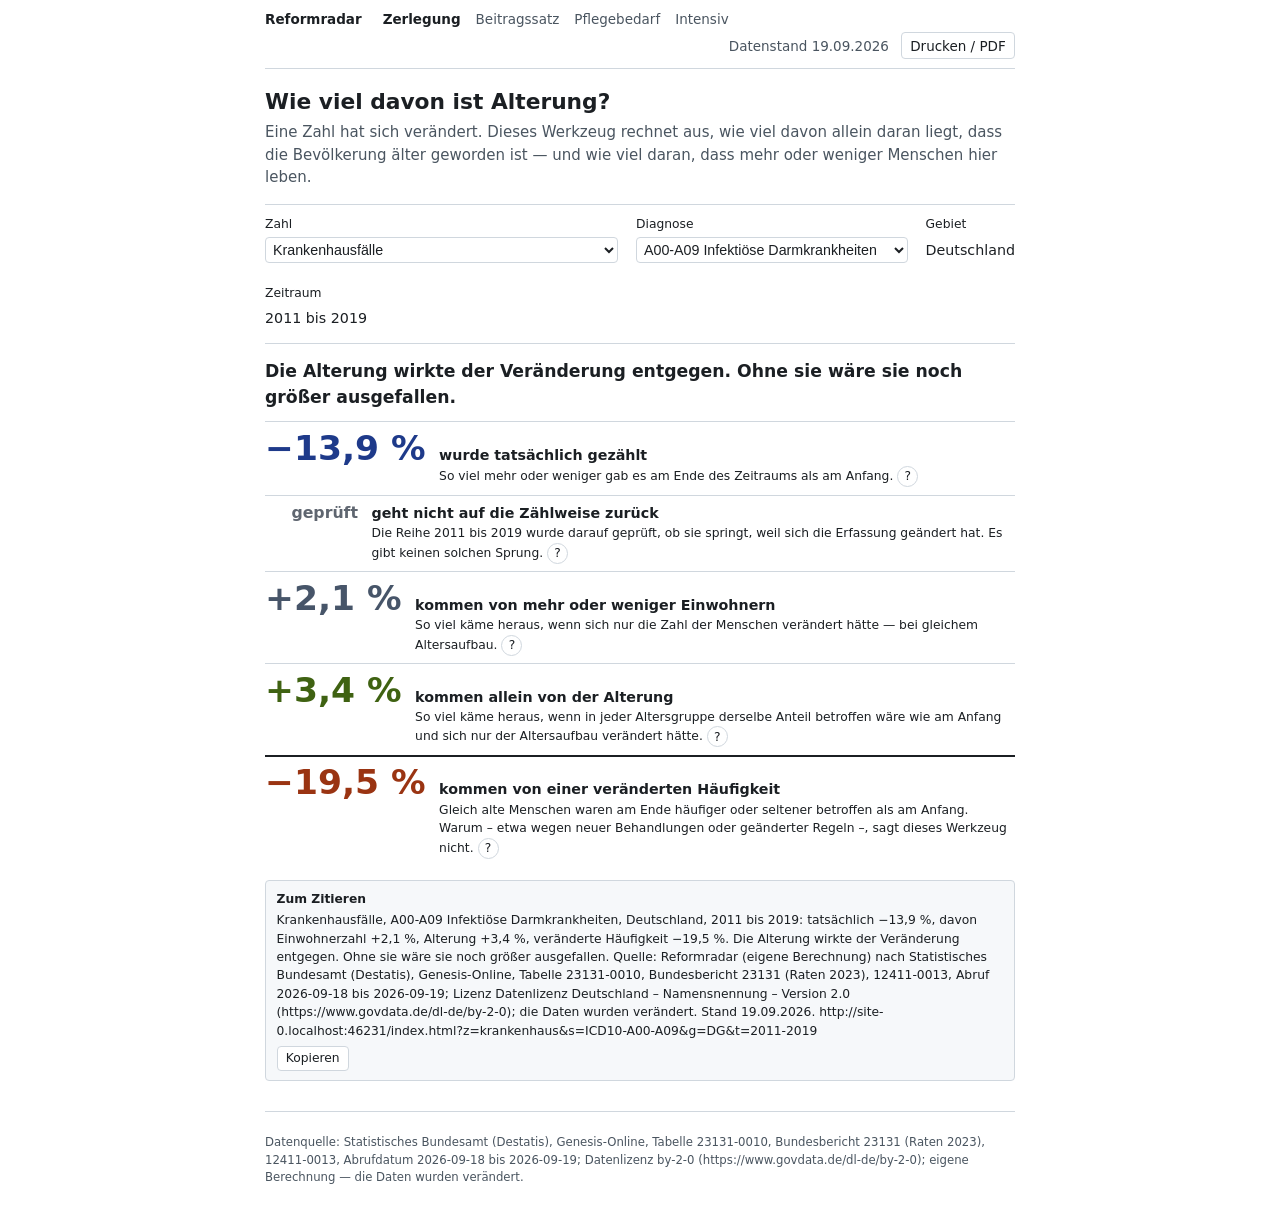
<file: index.html>
<!doctype html>
<html lang="de">
<head>
<meta charset="utf-8">
<meta name="viewport" content="width=device-width, initial-scale=1">
<title>Reformradar — wie viel davon ist Alterung?</title>
<link rel="stylesheet" href="stil.css">
</head>
<body>
<nav class="kopf" aria-label="Reformradar">
  <a class="marke" href="index.html">Reformradar</a>
  <a aria-current="page" href="index.html">Zerlegung</a><a href="rechner.html#beitragssatz">Beitragssatz</a>
  <a href="rechner.html#pflege">Pflegebedarf</a><a href="intensiv.html">Intensiv</a>
  <span class="kopf-rechts"><span id="datenstand"></span>
  <button type="button" id="drucken">Drucken / PDF</button></span>
</nav>
<header>
  <h1>Wie viel davon ist Alterung?</h1>
  <p class="unterzeile">Eine Zahl hat sich verändert. Dieses Werkzeug rechnet aus,
  wie viel davon allein daran liegt, dass die Bevölkerung älter geworden ist —
  und wie viel daran, dass mehr oder weniger Menschen hier leben.</p>
</header>

<form id="auswahl" aria-label="Auswahl">
  <label>Zahl <select id="outcome"></select><span class="einzelwert"></span></label>
  <label id="sache-feld" hidden><span id="sache-name"></span> <select id="sache"></select><span class="einzelwert"></span></label>
  <label><span id="gebiet-name">Gebiet</span> <select id="gebiet"></select><span class="einzelwert"></span></label>
  <label>Zeitraum <select id="zeitraum"></select><span class="einzelwert"></span></label>
</form>

<p class="link-hinweis" id="link-hinweis" hidden></p>
<main id="ergebnis" aria-live="polite">
  <noscript><p class="fehler">Diese Seite braucht JavaScript.</p></noscript>
</main>
<p class="druck-einstellungen" id="druck-zerlegung"></p>
<div class="zitat" id="zitat" hidden><p class="zitat-titel">Zum Zitieren</p><p class="zitat-text"></p><button type="button" class="kopieren">Kopieren</button><span class="kopier-status" aria-live="polite"></span></div>

<footer>
  <p id="quellenvermerk"></p>
</footer>
<script type="module" src="rahmen.js"></script>
<script type="module" src="app.js"></script>
</body>
</html>
</file>
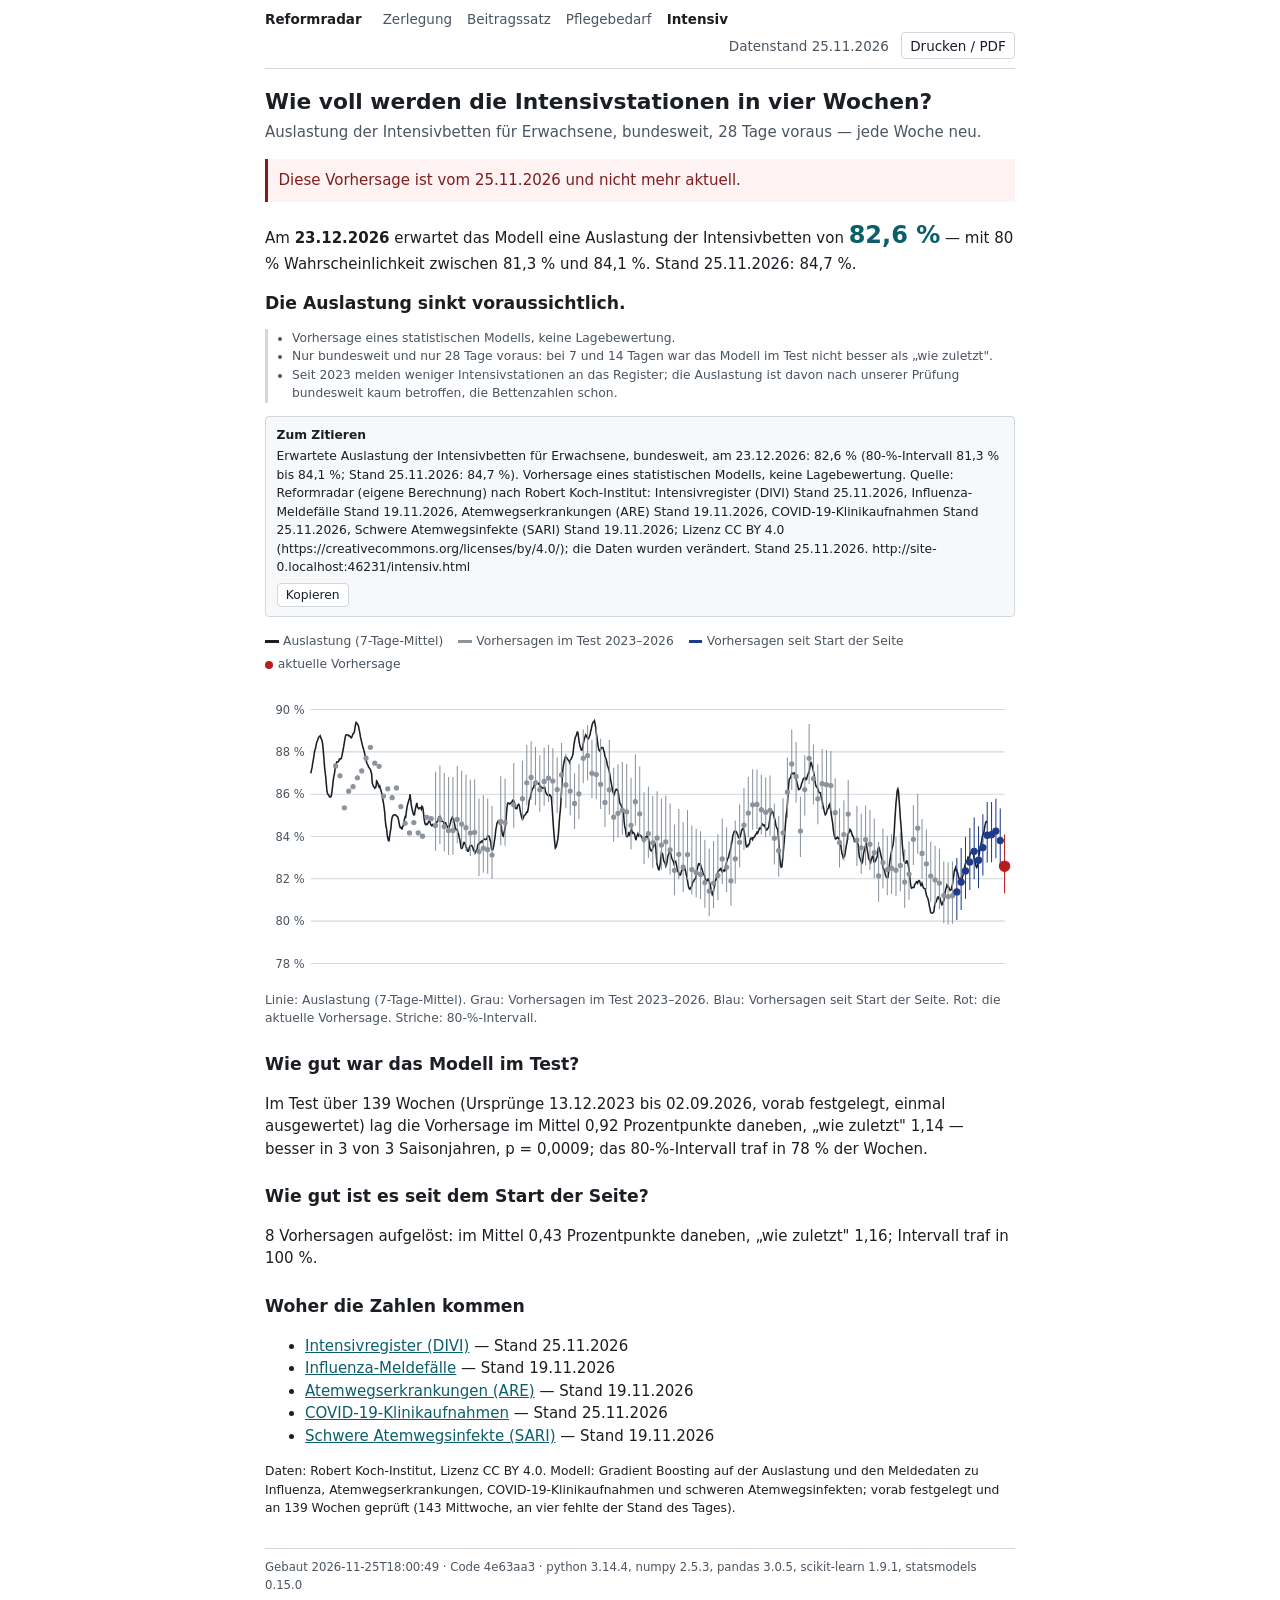
<file: intensiv.html>
<!doctype html>
<html lang="de">
<head>
<meta charset="utf-8">
<meta name="viewport" content="width=device-width, initial-scale=1">
<title>Reformradar — Intensiv-Auslastung in 4 Wochen</title>
<link rel="stylesheet" href="stil.css">
<link rel="stylesheet" href="intensiv.css">
</head>
<body>
<nav class="kopf" aria-label="Reformradar">
  <a class="marke" href="index.html">Reformradar</a>
  <a href="index.html">Zerlegung</a><a href="rechner.html#beitragssatz">Beitragssatz</a>
  <a href="rechner.html#pflege">Pflegebedarf</a><a aria-current="page" href="intensiv.html">Intensiv</a>
  <span class="kopf-rechts"><span id="datenstand"></span>
  <button type="button" id="drucken">Drucken / PDF</button></span>
</nav>
<header>
  <h1>Wie voll werden die Intensivstationen in vier Wochen?</h1>
  <p class="unterzeile">Auslastung der Intensivbetten für Erwachsene, bundesweit, 28 Tage voraus — jede Woche neu.</p>
</header>

<p id="veraltet" class="fehler" hidden></p>
<section id="vorhersage" aria-live="polite">
  <p id="hauptsatz">Die Vorhersage wird geladen …</p>
  <p id="urteil" class="urteil"></p>
  <p id="ausfall" class="hinweis" hidden></p>
</section>

<ul class="pflicht">
  <li>Vorhersage eines statistischen Modells, keine Lagebewertung.</li>
  <li>Nur bundesweit und nur 28 Tage voraus: bei 7 und 14 Tagen war das Modell im Test nicht besser als „wie zuletzt".</li>
  <li>Seit 2023 melden weniger Intensivstationen an das Register; die Auslastung ist davon nach unserer Prüfung bundesweit kaum betroffen, die Bettenzahlen schon.</li>
</ul>

<div class="zitat" id="zitat" hidden><p class="zitat-titel">Zum Zitieren</p><p class="zitat-text"></p><button type="button" class="kopieren">Kopieren</button><span class="kopier-status" aria-live="polite"></span></div>

<figure id="grafik-feld">
  <p class="legende"><span><span class="muster verlauf"></span>Auslastung (7-Tage-Mittel)</span>
  <span><span class="muster pruefung"></span>Vorhersagen im Test 2023–2026</span>
  <span><span class="muster live"></span>Vorhersagen seit Start der Seite</span>
  <span><span class="muster aktuell"></span>aktuelle Vorhersage</span></p>
  <svg id="grafik" role="img" aria-label="Auslastung und Vorhersagen" viewBox="0 0 720 300"></svg>
  <p id="grafik-laedt">Die Grafik wird geladen …</p>
  <figcaption>Linie: Auslastung (7-Tage-Mittel). Grau: Vorhersagen im Test 2023–2026. Blau: Vorhersagen
  seit Start der Seite. Rot: die aktuelle Vorhersage. Striche: 80-%-Intervall.</figcaption>
</figure>

<section id="bilanz-pruefung"><h2>Wie gut war das Modell im Test?</h2><p id="pruefung-text"></p></section>
<section id="bilanz-live"><h2>Wie gut ist es seit dem Start der Seite?</h2><p id="live-text"></p></section>
<section id="quellen-feld"><h2>Woher die Zahlen kommen</h2><ul id="quellen"></ul>
  <p class="text">Daten: Robert Koch-Institut, Lizenz CC BY 4.0. Modell: Gradient Boosting auf der Auslastung
  und den Meldedaten zu Influenza, Atemwegserkrankungen, COVID-19-Klinikaufnahmen und schweren
  Atemwegsinfekten; vorab festgelegt und an 139 Wochen geprüft (143 Mittwoche, an vier fehlte der Stand des Tages).</p></section>

<footer><span id="stand"></span></footer>
<script type="module" src="rahmen.js"></script>
<script type="module" src="intensiv_app.js"></script>
</body>
</html>
</file>
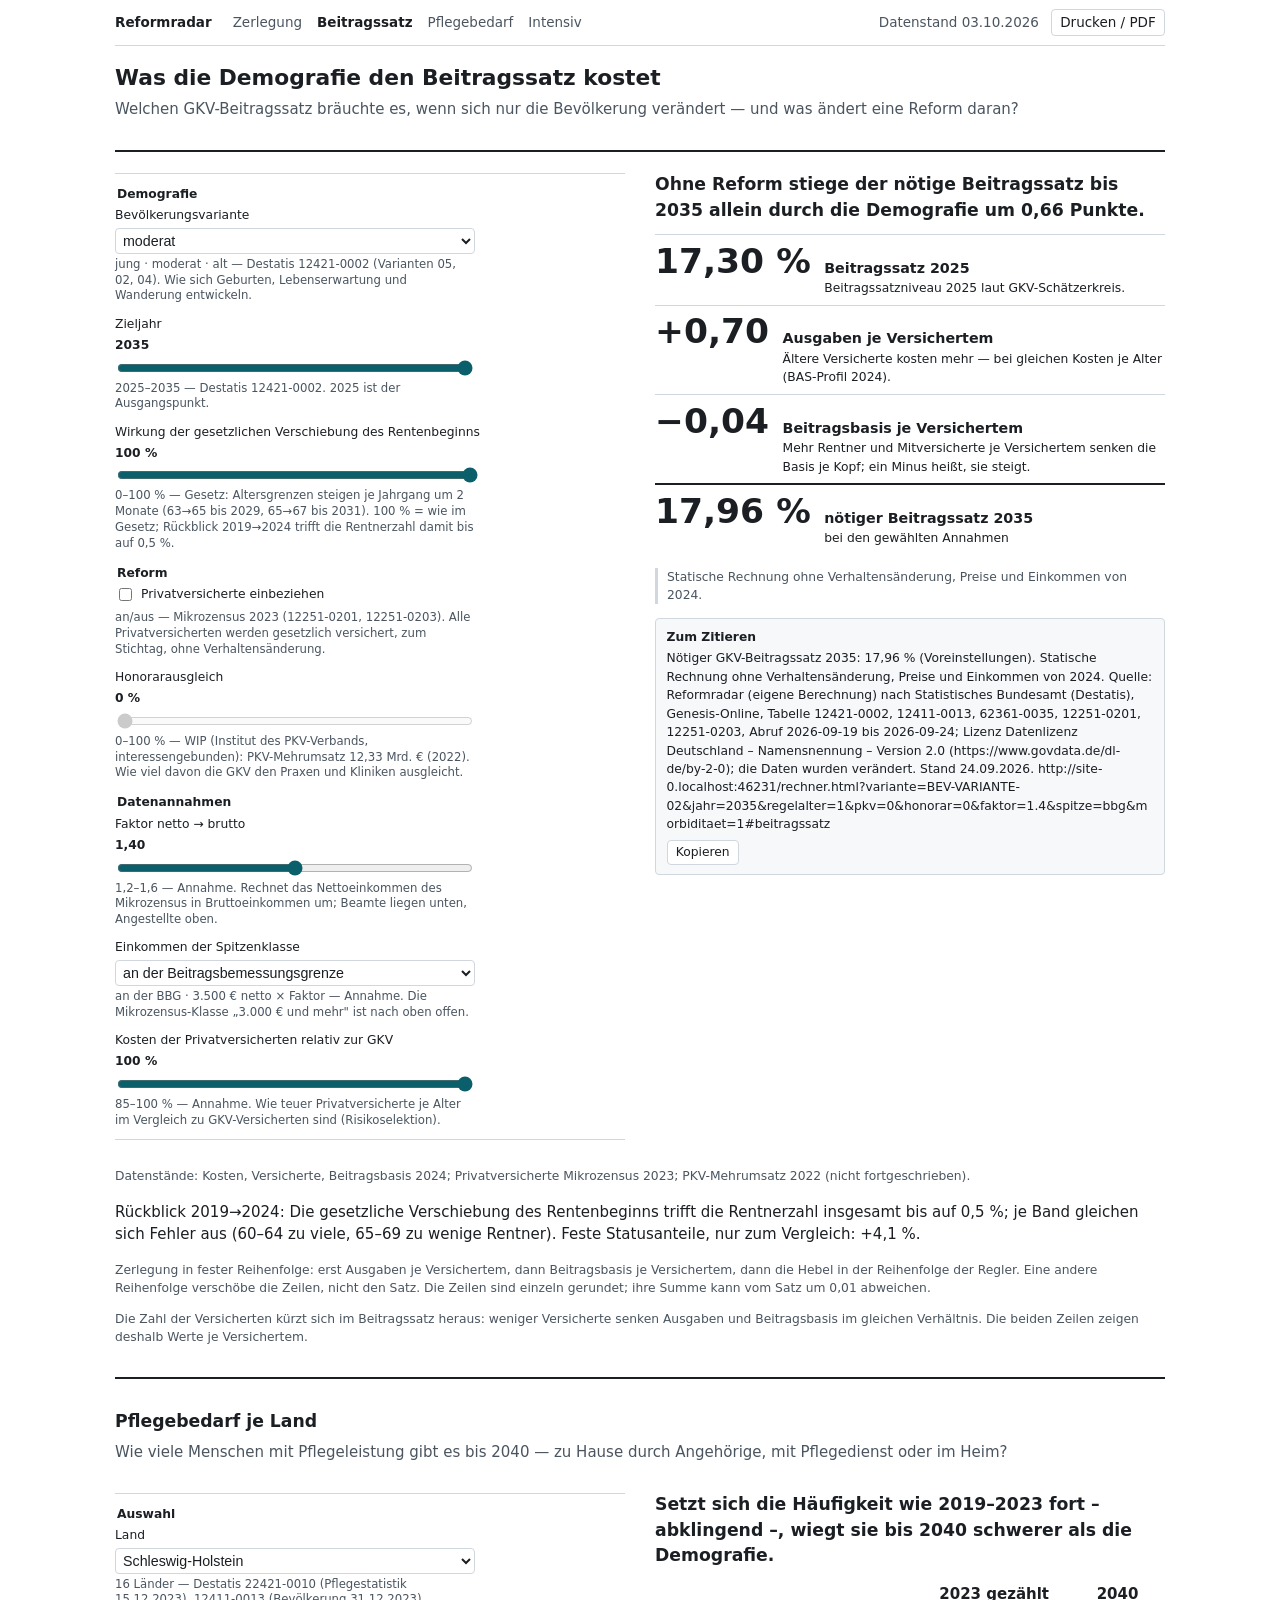
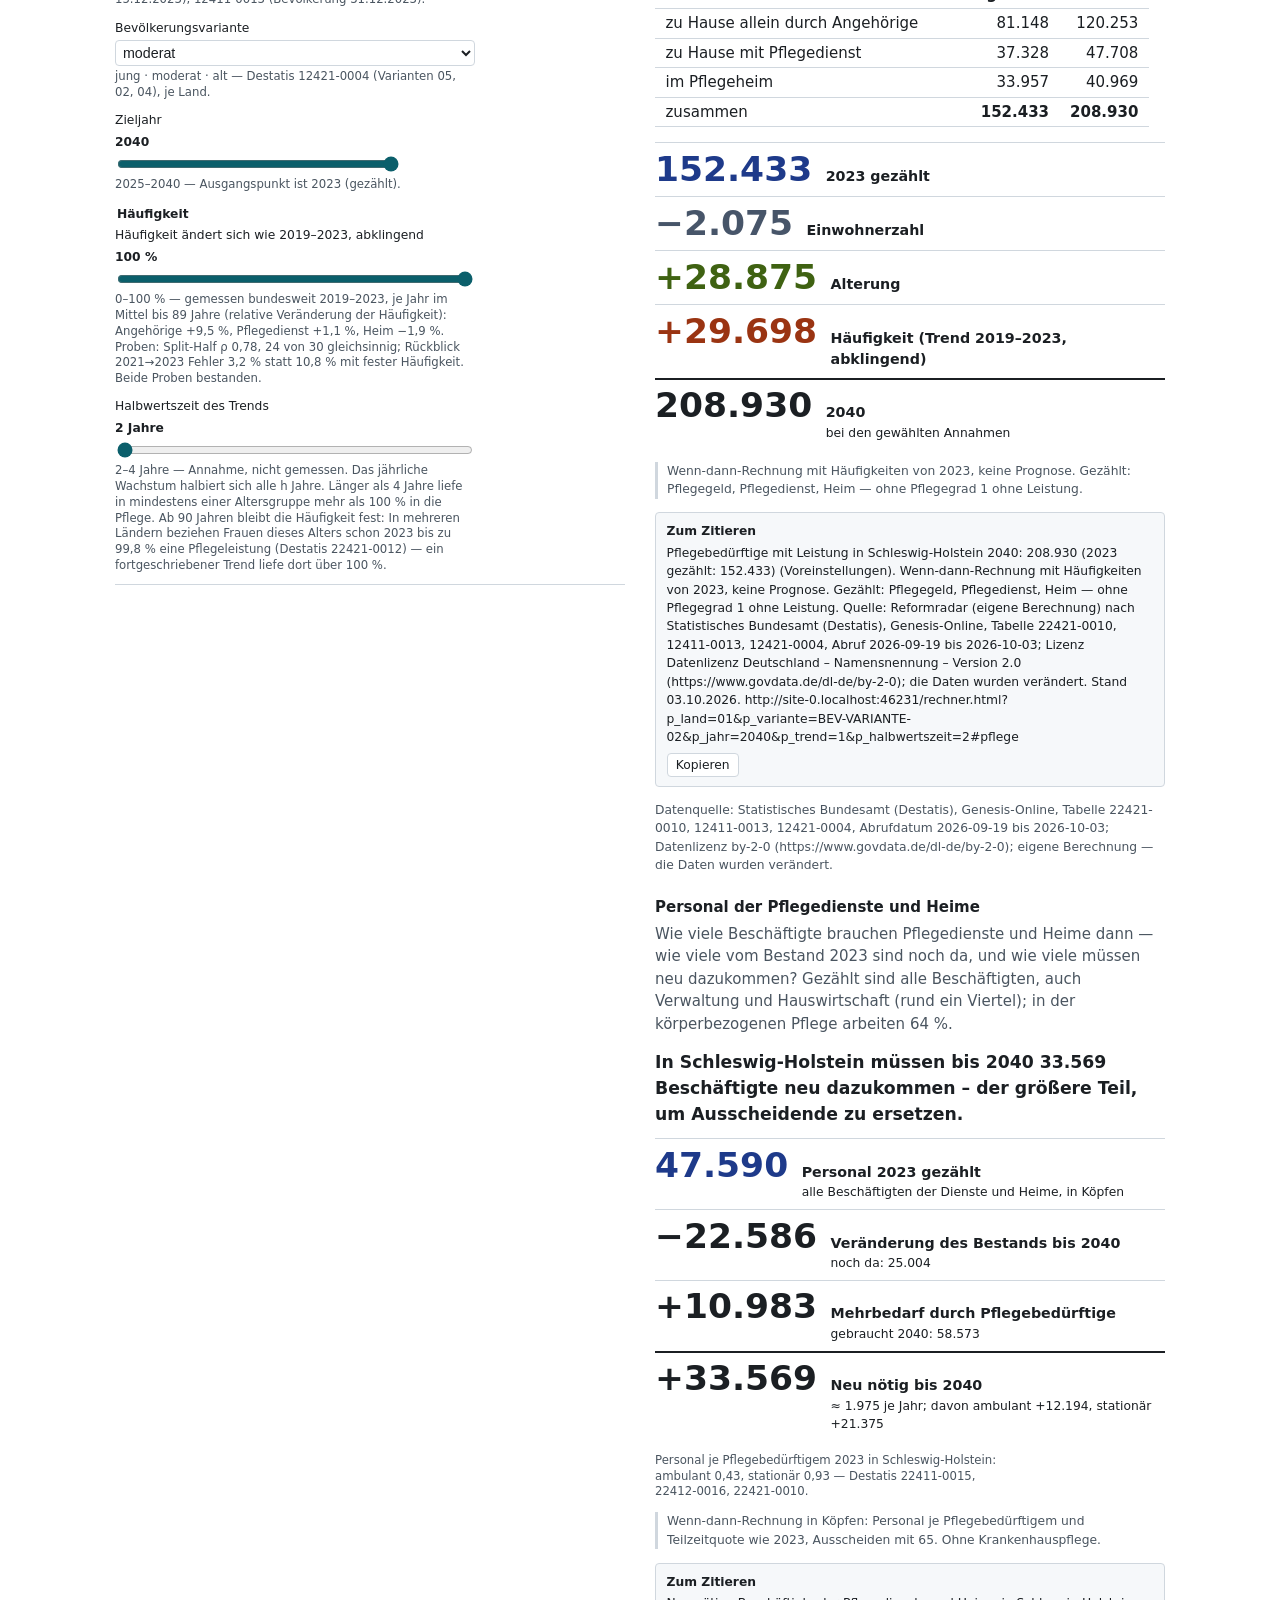
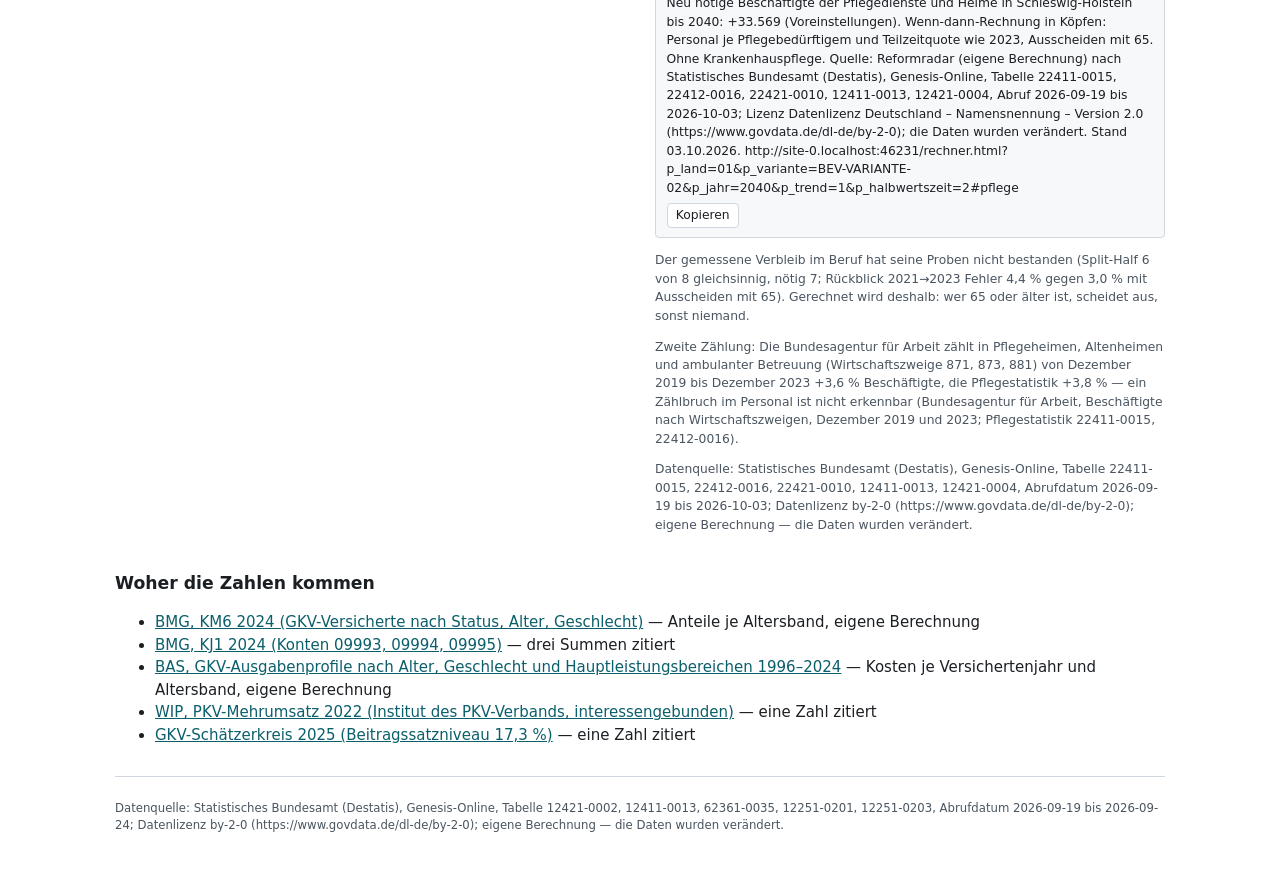
<file: rechner.html>
<!doctype html>
<html lang="de">
<head>
<meta charset="utf-8">
<meta name="viewport" content="width=device-width, initial-scale=1">
<title>Reformradar — Beitragssatz-Rechner</title>
<link rel="stylesheet" href="stil.css">
</head>
<body class="breit">
<nav class="kopf" aria-label="Reformradar">
  <a class="marke" href="index.html">Reformradar</a>
  <a href="index.html">Zerlegung</a><a aria-current="page" href="rechner.html#beitragssatz">Beitragssatz</a>
  <a href="rechner.html#pflege">Pflegebedarf</a><a href="intensiv.html">Intensiv</a>
  <span class="kopf-rechts"><span id="datenstand"></span>
  <button type="button" id="drucken">Drucken / PDF</button></span>
</nav>
<header>
  <h1>Was die Demografie den Beitragssatz kostet</h1>
  <p class="unterzeile">Welchen GKV-Beitragssatz bräuchte es, wenn sich nur die Bevölkerung
  verändert — und was ändert eine Reform daran?</p>
</header>

<section id="beitragssatz" class="abschnitt">
<div class="spalten">
<div class="spalte-regler">
<form id="regler" aria-label="Regler">
  <fieldset><legend>Demografie</legend>
    <label>Bevölkerungsvariante <select id="variante"></select>
      <small class="beleg">jung · moderat · alt — Destatis 12421-0002 (Varianten 05, 02, 04). Wie sich Geburten, Lebenserwartung und Wanderung entwickeln.</small></label>
    <label>Zieljahr <output for="jahr"></output> <input id="jahr" type="range" min="2025" max="2035" step="1">
      <small class="beleg">2025–2035 — Destatis 12421-0002. 2025 ist der Ausgangspunkt.</small></label>
    <label>Wirkung der gesetzlichen Verschiebung des Rentenbeginns <output for="regelalter"></output> <input id="regelalter" type="range" min="0" max="1" step="0.05">
      <small class="beleg" id="beleg-regelalter"></small></label>
  </fieldset>
  <fieldset><legend>Reform</legend>
    <label class="schalter"><input id="pkv" type="checkbox"> Privatversicherte einbeziehen
      <small class="beleg">an/aus — Mikrozensus 2023 (12251-0201, 12251-0203). Alle Privatversicherten werden gesetzlich versichert, zum Stichtag, ohne Verhaltensänderung.</small></label>
    <label id="honorar-feld">Honorarausgleich <output for="honorar"></output> <input id="honorar" type="range" min="0" max="1" step="0.05">
      <small class="beleg" id="beleg-honorar"></small></label>
  </fieldset>
  <fieldset><legend>Datenannahmen</legend>
    <label>Faktor netto → brutto <output for="faktor"></output> <input id="faktor" type="range" min="1.2" max="1.6" step="0.05">
      <small class="beleg">1,2–1,6 — Annahme. Rechnet das Nettoeinkommen des Mikrozensus in Bruttoeinkommen um; Beamte liegen unten, Angestellte oben.</small></label>
    <label>Einkommen der Spitzenklasse
      <select id="spitze"><option value="bbg">an der Beitragsbemessungsgrenze</option><option value="3500">3.500 € netto × Faktor</option></select>
      <small class="beleg">an der BBG · 3.500 € netto × Faktor — Annahme. Die Mikrozensus-Klasse „3.000 € und mehr" ist nach oben offen.</small></label>
    <label>Kosten der Privatversicherten relativ zur GKV <output for="morbiditaet"></output> <input id="morbiditaet" type="range" min="0.85" max="1" step="0.01">
      <small class="beleg">85–100 % — Annahme. Wie teuer Privatversicherte je Alter im Vergleich zu GKV-Versicherten sind (Risikoselektion).</small></label>
  </fieldset>
</form>
</div>
<div class="spalte-ergebnis klebt">
<p class="link-hinweis" id="link-hinweis" hidden></p>
<main id="ergebnis" aria-live="polite">
  <noscript><p class="fehler">Diese Seite braucht JavaScript.</p></noscript>
</main>
<p class="pflicht" id="pflicht-beitragssatz">Statische Rechnung ohne Verhaltensänderung, Preise und Einkommen von 2024.</p>
<p class="druck-einstellungen" id="druck-beitragssatz"></p>
<div class="zitat" id="zitat-beitragssatz" hidden><p class="zitat-titel">Zum Zitieren</p><p class="zitat-text"></p><button type="button" class="kopieren">Kopieren</button><span class="kopier-status" aria-live="polite"></span></div>
</div>
</div>
<p class="hinweis" id="hinweis-datenstaende"></p>
<p id="probe"></p>
<p class="hinweis">Zerlegung in fester Reihenfolge: erst Ausgaben je Versichertem, dann Beitragsbasis je Versichertem, dann die Hebel in der Reihenfolge der Regler. Eine andere Reihenfolge verschöbe die Zeilen, nicht den Satz. Die Zeilen sind einzeln gerundet; ihre Summe kann vom Satz um 0,01 abweichen.</p>
<p class="hinweis">Die Zahl der Versicherten kürzt sich im Beitragssatz heraus: weniger Versicherte senken Ausgaben und Beitragsbasis im gleichen Verhältnis. Die beiden Zeilen zeigen deshalb Werte je Versichertem.</p>
</section>

<section id="pflege" class="abschnitt">
<h2>Pflegebedarf je Land</h2>
<p class="unterzeile">Wie viele Menschen mit Pflegeleistung gibt es bis 2040 — zu Hause durch Angehörige, mit Pflegedienst oder im Heim?</p>
<div class="spalten">
<div class="spalte-regler">
<form id="pflege-regler" aria-label="Regler Pflegebedarf">
  <fieldset><legend>Auswahl</legend>
    <label>Land <select id="p-land"></select>
      <small class="beleg">16 Länder — Destatis 22421-0010 (Pflegestatistik 15.12.2023), 12411-0013 (Bevölkerung 31.12.2023).</small></label>
    <label>Bevölkerungsvariante <select id="p-variante"></select>
      <small class="beleg">jung · moderat · alt — Destatis 12421-0004 (Varianten 05, 02, 04), je Land.</small></label>
    <label>Zieljahr <output for="p-jahr"></output> <input id="p-jahr" type="range" min="2025" max="2040" step="1">
      <small class="beleg">2025–2040 — Ausgangspunkt ist 2023 (gezählt).</small></label>
  </fieldset>
  <fieldset><legend>Häufigkeit</legend>
    <label>Häufigkeit ändert sich wie 2019–2023, abklingend <output for="p-trend"></output> <input id="p-trend" type="range" min="0" max="1" step="0.05">
      <small class="beleg" id="p-beleg-trend"></small></label>
    <label>Halbwertszeit des Trends <output for="p-halbwertszeit"></output> <input id="p-halbwertszeit" type="range" min="2" step="1">
      <small class="beleg" id="p-beleg-halbwertszeit"></small></label>
  </fieldset>
</form>
<p class="hinweis" id="p-probe"></p>
</div>
<div class="spalte-ergebnis">
<p class="link-hinweis" id="p-link-hinweis" hidden></p>
<div id="p-ergebnis" aria-live="polite"></div>
<p class="pflicht" id="pflicht-pflege">Wenn-dann-Rechnung mit Häufigkeiten von 2023, keine Prognose. Gezählt: Pflegegeld, Pflegedienst, Heim — ohne Pflegegrad 1 ohne Leistung.</p>
<p class="druck-einstellungen" id="druck-pflege"></p>
<div class="zitat" id="zitat-pflege" hidden><p class="zitat-titel">Zum Zitieren</p><p class="zitat-text"></p><button type="button" class="kopieren">Kopieren</button><span class="kopier-status" aria-live="polite"></span></div>
<p class="hinweis" id="p-quellenvermerk"></p>
<h3>Personal der Pflegedienste und Heime</h3>
<p class="unterzeile">Wie viele Beschäftigte brauchen Pflegedienste und Heime dann — wie viele vom Bestand 2023 sind noch da, und wie viele müssen neu dazukommen? Gezählt sind alle Beschäftigten, auch Verwaltung und Hauswirtschaft (rund ein Viertel); in der körperbezogenen Pflege arbeiten 64 %.</p>
<div id="p-personal" aria-live="polite"></div>
<p class="pflicht" id="pflicht-personal">Wenn-dann-Rechnung in Köpfen: Personal je Pflegebedürftigem und Teilzeitquote wie 2023, <span id="p-personal-verbleib">Annahme zum Verbleib nicht geladen</span>. Ohne Krankenhauspflege.</p>
<div class="zitat" id="zitat-personal" hidden><p class="zitat-titel">Zum Zitieren</p><p class="zitat-text"></p><button type="button" class="kopieren">Kopieren</button><span class="kopier-status" aria-live="polite"></span></div>
<p class="hinweis" id="p-personal-probe"></p>
<p class="hinweis">Zweite Zählung: Die Bundesagentur für Arbeit zählt in Pflegeheimen, Altenheimen und ambulanter Betreuung (Wirtschaftszweige 871, 873, 881) von Dezember 2019 bis Dezember 2023 +3,6 % Beschäftigte, die Pflegestatistik +3,8 % — ein Zählbruch im Personal ist nicht erkennbar (Bundesagentur für Arbeit, Beschäftigte nach Wirtschaftszweigen, Dezember 2019 und 2023; Pflegestatistik 22411-0015, 22412-0016).</p>
<p class="hinweis" id="p-personal-quellenvermerk"></p>
</div>
</div>
</section>
<!-- /pflege -->

<section id="annahmen"><h2>Woher die Zahlen kommen</h2><ul id="quellen"></ul></section>

<footer><p id="quellenvermerk"></p></footer>
<div class="leiste" id="leiste" aria-hidden="true"></div>
<script type="module" src="rahmen.js"></script>
<script type="module" src="rechner_app.js"></script>
<script type="module" src="pflege_app.js"></script>
</body>
</html>
</file>
<file: stil.css>
/* Reformradar — gemeinsamer Stil (UX-Spec 2026-10-16 § 3). Farben NUR über Variablen; Kontrast prüft
   scripts/pruefe_kontrast.py. Intensiv-Eigenes (Grafik) steht in intensiv.css. */
:root {
  --text: #1b1f23; --gedaempft: #4a5560; --linie: #d0d7de; --flaeche: #ffffff; --flaeche-2: #f6f8fa;
  --akzent: #0b5f6b; --beobachtet: #1e3a8a; --alterung: #3f6212; --einwohner: #475569; --rest: #9a3412;
  --pruefung: #5f6670; --nicht-geprueft: #92400e; --fehler-text: #7f1d1d; --fehler-flaeche: #fef2f2;
  --hinweis-flaeche: #fff7ea; --hinweis-rand: #b26b00;
  --grafik-verlauf: #1b1f23; --grafik-pruefung: #8b939c; --grafik-live: #1e3a8a; --grafik-aktuell: #b91c1c;
  --gross: 2.3rem; --klein: 0.82rem; --lesen: 52rem; --breit: 72rem;
  color-scheme: light dark;
}
@media (prefers-color-scheme: dark) {
  :root {
    --text: #e6edf3; --gedaempft: #9da7b1; --linie: #30363d; --flaeche: #0d1117; --flaeche-2: #161b22;
    --akzent: #56b6c2; --beobachtet: #8fb3ff; --alterung: #9ccc65; --einwohner: #a8b3c2; --rest: #f0a070;
    --pruefung: #9aa1a9; --nicht-geprueft: #e3a857; --fehler-text: #ffb4b4; --fehler-flaeche: #3b1418;
    --hinweis-flaeche: #2b2110; --hinweis-rand: #e3a857;
    --grafik-verlauf: #e6edf3; --grafik-pruefung: #6e7681; --grafik-live: #8fb3ff; --grafik-aktuell: #ff7b72;
  }
}
* { box-sizing: border-box; }
html { font-size: 15px; }
body { font: 1rem/1.5 system-ui, "Segoe UI", sans-serif; margin: 0 auto; padding: 0 1rem 2rem;
       max-width: var(--lesen); color: var(--text); background: var(--flaeche); }
body.breit { max-width: var(--breit); }
a { color: var(--akzent); }
.zahl, table, output, .wegzahl { font-variant-numeric: tabular-nums; }

/* Kopfzeile */
nav.kopf { display: flex; flex-wrap: wrap; align-items: baseline; gap: .2rem 1rem; padding: .6rem 0;
           border-bottom: 1px solid var(--linie); font-size: .9rem; }
nav.kopf a { text-decoration: none; color: var(--gedaempft); }
nav.kopf a:hover, nav.kopf a:focus-visible { color: var(--akzent); text-decoration: underline; }
nav.kopf a[aria-current="page"] { color: var(--text); font-weight: 600; }
nav.kopf .marke { color: var(--text); font-weight: 700; margin-right: .4rem; }
.kopf-rechts { margin-left: auto; display: flex; gap: .8rem; align-items: baseline; color: var(--gedaempft); }
button { font: inherit; color: var(--text); background: var(--flaeche); border: 1px solid var(--linie);
         border-radius: 4px; padding: .15rem .55rem; cursor: pointer; }
button:hover { border-color: var(--akzent); }
h1 { font-size: 1.45rem; margin: 1.1rem 0 .2rem; }
h2 { font-size: 1.15rem; margin: 1.6rem 0 .4rem; }
h3 { font-size: 1rem; margin: 1.4rem 0 .3rem; }
.unterzeile { color: var(--gedaempft); margin-top: 0; }

/* Formulare */
form { display: flex; gap: .8rem 1.2rem; flex-wrap: wrap; margin: 1rem 0; padding: .7rem 0;
       border-top: 1px solid var(--linie); border-bottom: 1px solid var(--linie); }
label { display: flex; flex-direction: column; font-size: var(--klein); gap: .2rem; min-width: 0; }
label[hidden] { display: none; }
select { font-size: .95rem; padding: .2rem; max-width: 100%; color: var(--text); background: var(--flaeche);
         border: 1px solid var(--linie); border-radius: 4px; }
select[hidden] { display: none; }
.einzelwert { font-size: .95rem; color: var(--text); padding: .2rem 0; }
#sache-feld { flex: 1 1 18rem; }
fieldset { border: 0; padding: 0; margin: 0; display: flex; gap: .7rem 1.2rem; flex-wrap: wrap; flex: 1 1 100%; }
legend { font-weight: 600; font-size: var(--klein); margin-bottom: .2rem; color: var(--text); }
label.schalter { flex-direction: row; align-items: center; gap: .4rem; flex-wrap: wrap; }
label.schalter .beleg { flex-basis: 100%; }
output { font-weight: 600; color: var(--text); }
input[type="range"] { accent-color: var(--akzent); }
.beleg { display: block; font-size: .78rem; color: var(--gedaempft); max-width: 24rem; line-height: 1.35; }

/* Ergebnis */
.urteil { font-size: 1.15rem; font-weight: 600; margin: .9rem 0 .7rem; }
.zeile { display: flex; gap: .9rem; align-items: baseline; border-top: 1px solid var(--linie); padding: .5rem 0; }
.zeile.ergebnis { border-top: 2px solid var(--text); }
.zahl { font-size: var(--gross); font-weight: 700; min-width: 6.2rem; flex-shrink: 0; text-align: right;
        line-height: 1.1; }
.zahl.wort { font-size: 1.05rem; }
.zahl.beobachtet, .zahl.start { color: var(--beobachtet); } .zahl.alterung { color: var(--alterung); }
.zahl.einwohner { color: var(--einwohner); } .zahl.rest, .zahl.haeufigkeit { color: var(--rest); }
.zahl.pruefung { color: var(--pruefung); } .zahl.pruefung.nicht_geprueft { color: var(--nicht-geprueft); }
.text { font-size: var(--klein); }
.text b { font-size: .95rem; display: block; }
button.hilfe { font-size: var(--klein); border-radius: 50%; width: 1.4rem; height: 1.4rem; padding: 0; }
.leicht { margin: .4rem 0 0; padding: .6rem; background: var(--flaeche-2); border-left: 3px solid var(--gedaempft);
          font-size: .95rem; line-height: 1.8; }
.fehler { padding: .7rem; background: var(--fehler-flaeche); border-left: 3px solid var(--fehler-text);
          color: var(--fehler-text); }
.link-hinweis { padding: .5rem .7rem; background: var(--hinweis-flaeche); border-left: 3px solid var(--hinweis-rand);
                font-size: var(--klein); }
.pflicht { font-size: var(--klein); color: var(--gedaempft); border-left: 3px solid var(--linie); padding-left: .6rem; }
.hinweis { font-size: var(--klein); color: var(--gedaempft); }
.wege { margin: 1rem 0 0; padding: .8rem 0 0; border-top: 1px solid var(--linie); }
.wege ul { list-style: none; padding: 0; margin: .5rem 0; }
.wege li { margin: .2rem 0; }
.wege .wegzahl { display: inline-block; min-width: 6.2rem; text-align: right; margin-right: .6rem; font-weight: 600; }
.kennzeichnung { margin: 0 0 1rem; padding: .6rem .8rem; border-left: 4px solid var(--hinweis-rand);
                 background: var(--hinweis-flaeche); font-size: var(--klein); }
.kennzeichnung b { display: block; margin-bottom: .2rem; }
.pflege-tabelle { border-collapse: collapse; margin: .6rem 0 1rem; }
.pflege-tabelle th, .pflege-tabelle td { padding: .2rem .7rem; text-align: right; border-bottom: 1px solid var(--linie); }
.pflege-tabelle th:first-child { text-align: left; font-weight: 400; }
.pflege-tabelle .summe { border-top: 1px solid var(--text); font-weight: 600; }

/* Zitierkasten */
.zitat { margin: .9rem 0; padding: .6rem .7rem; background: var(--flaeche-2); border: 1px solid var(--linie);
         border-radius: 4px; font-size: var(--klein); }
.zitat[hidden] { display: none; }
.zitat .zitat-titel { font-weight: 600; margin: 0 0 .2rem; }
.zitat .zitat-text { margin: 0 0 .4rem; user-select: all; overflow-wrap: anywhere; }
.kopier-status { margin-left: .5rem; color: var(--gedaempft); }
.druck-einstellungen { display: none; }

/* Zwei Spalten ab Bürobreite */
.spalten { display: grid; gap: 0 2rem; }
.spalte-ergebnis { order: -1; }
@media (min-width: 64rem) {
  .spalten { grid-template-columns: minmax(0, 1fr) minmax(0, 1fr); }
  .spalte-ergebnis { order: 0; }
  .spalte-ergebnis.klebt { position: sticky; top: .8rem; align-self: start; }
}
section.abschnitt { border-top: 2px solid var(--text); margin-top: 2rem; padding-top: .4rem; }

/* Handy-Leiste */
.leiste { position: fixed; left: 0; right: 0; bottom: 0; padding: .45rem 1rem; background: var(--flaeche-2);
          border-top: 1px solid var(--linie); font-weight: 600; font-variant-numeric: tabular-nums; }
.leiste:empty { display: none; }
@media (min-width: 64rem) { .leiste { display: none; } }
@media (max-width: 30rem) { :root { --gross: 1.8rem; } .zahl { min-width: 4.6rem; } }

footer { margin-top: 2rem; border-top: 1px solid var(--linie); padding-top: .7rem; font-size: .78rem;
         color: var(--gedaempft); }

@media print {
  :root {
    --text: #1b1f23; --gedaempft: #4a5560; --linie: #d0d7de; --flaeche: #ffffff; --flaeche-2: #ffffff;
    --akzent: #0b5f6b; --beobachtet: #1e3a8a; --alterung: #3f6212; --einwohner: #475569; --rest: #9a3412;
    --pruefung: #5f6670; --nicht-geprueft: #92400e; --fehler-text: #7f1d1d; --fehler-flaeche: #ffffff;
    --hinweis-flaeche: #ffffff; --hinweis-rand: #b26b00;
    --grafik-verlauf: #1b1f23; --grafik-pruefung: #8b939c; --grafik-live: #1e3a8a; --grafik-aktuell: #b91c1c;
  }
  @page { size: A4 portrait; margin: 15mm; }
  html { font-size: 10pt; }
  body { max-width: none; padding: 0; }
  nav.kopf, form, button.hilfe, button.kopieren, .kopier-status, .leiste, .leicht, #drucken { display: none !important; }
  .druck-einstellungen { display: block; font-size: var(--klein); }
  .spalten { display: block; }
  .spalte-ergebnis.klebt { position: static; }
  .zitat, .zeile { break-inside: avoid; }
  .zeile { padding: .3rem 0; }
  h2, h3 { break-after: avoid; }
  a { color: inherit; text-decoration: none; }
}
</file>
<file: intensiv.css>
/* Zusatz-Stil der Intensiv-Seite (nach stil.css geladen); hält stil.css der anderen Seiten unberührt */
ul.pflicht { padding-left: 1.6rem; }
#grafik-feld { margin: 1rem 0; position: relative; }
#grafik { width: 100%; height: auto; aspect-ratio: 720 / 300; display: block; }
#grafik .gitter { stroke: var(--linie); } #grafik .achse { font-size: 11px; fill: var(--gedaempft); }
#grafik .verlauf { fill: none; stroke: var(--grafik-verlauf); stroke-width: 1.5; }
#grafik .intervall { stroke-width: 1; }
#grafik .pruefung { stroke: var(--grafik-pruefung); fill: var(--grafik-pruefung); }
#grafik .live { stroke: var(--grafik-live); fill: var(--grafik-live); }
#grafik .aktuell { stroke: var(--grafik-aktuell); fill: var(--grafik-aktuell); }
#grafik-laedt { position: absolute; inset: 2rem 0 auto 0; text-align: center; color: var(--gedaempft); }
.legende { font-size: var(--klein); color: var(--gedaempft); display: flex; flex-wrap: wrap; gap: .3rem 1rem; margin: 0 0 .3rem; }
.legende .muster { display: inline-block; width: .9rem; height: .2rem; vertical-align: middle; margin-right: .3rem; }
.legende .muster.verlauf { background: var(--grafik-verlauf); }
.legende .muster.pruefung { background: var(--grafik-pruefung); }
.legende .muster.live { background: var(--grafik-live); }
.legende .muster.aktuell { background: var(--grafik-aktuell); height: .55rem; width: .55rem; border-radius: 50%; }
.hauptzahl { font-size: 1.6rem; font-weight: 700; color: var(--akzent); font-variant-numeric: tabular-nums; }
figcaption { font-size: var(--klein); color: var(--gedaempft); }
#bilanz-pruefung p, #bilanz-live p { font-variant-numeric: tabular-nums; }
@media print { #grafik-laedt { display: none; } }
</file>
